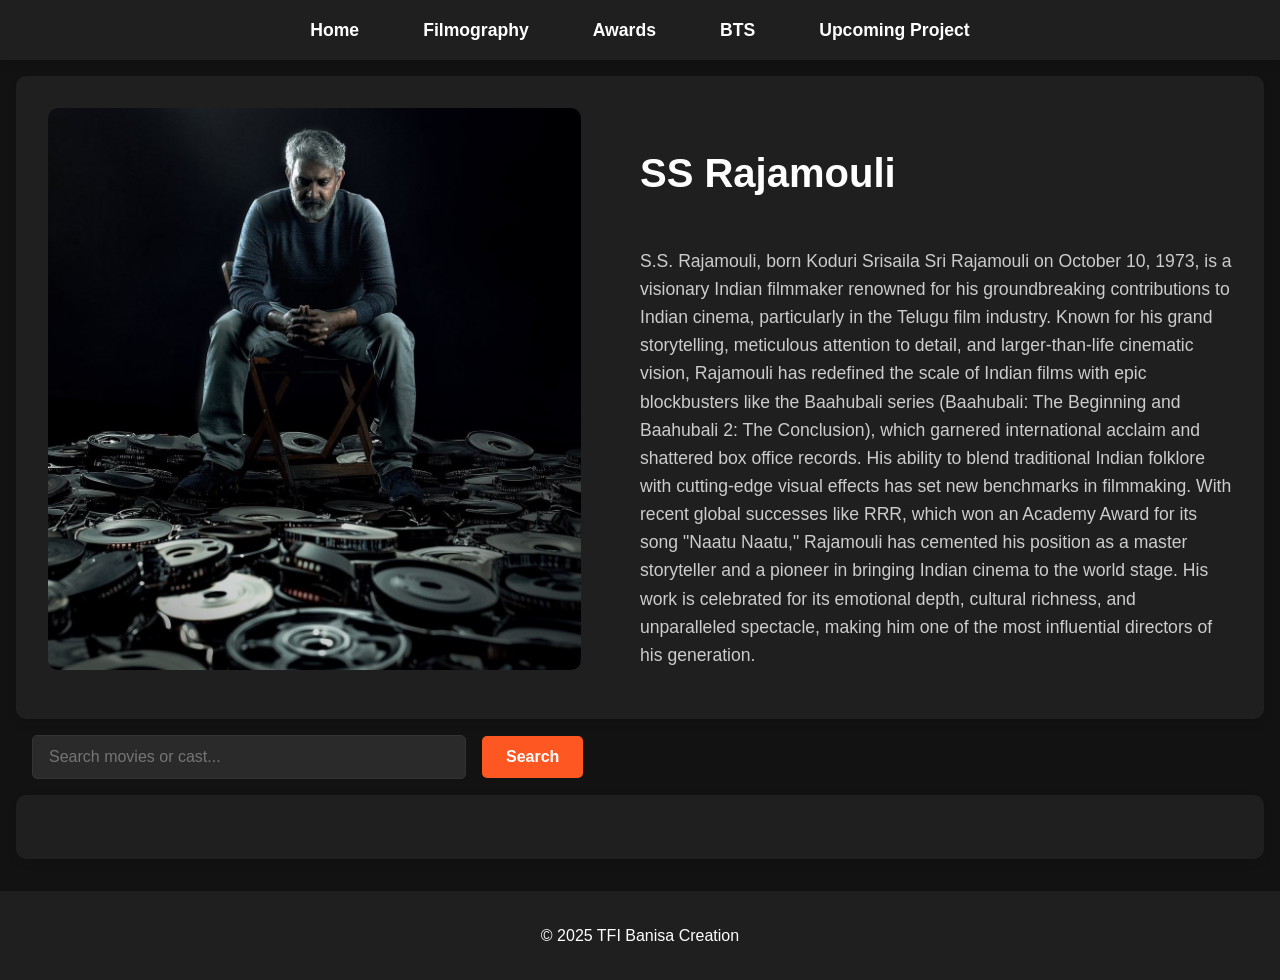
<file: index.html>
<!DOCTYPE html>
<html lang="en">
<head>
  <meta charset="UTF-8">
  <meta name="viewport" content="width=device-width, initial-scale=1.0">
  <title>SS Rajamouli - Home</title>
  <link rel="stylesheet" href="styles/style.css">
</head>
<body>
  <!-- Header -->
  <header>
    
    <nav>
      <ul>
        <li><a href="index.html">Home</a></li>
        <li><a href="filmography.html">Filmography</a></li>
        <li><a href="awards.html">Awards</a></li>
        <li><a href="bts.html">BTS</a></li>
        <li><a href="upcoming-project.html">Upcoming Project</a></li>
      </ul>
    </nav>
  </header>

  <!-- Hero Section -->
  <section class="hero">
    <img src="images/hero-image.jpg" alt="SS Rajamouli">
    <div class="bio">
      <h1>SS Rajamouli</h1>
      <p>S.S. Rajamouli, born Koduri Srisaila Sri Rajamouli on October 10, 1973, is a visionary Indian filmmaker renowned for his groundbreaking contributions to Indian cinema, particularly in the Telugu film industry. Known for his grand storytelling, meticulous attention to detail, and larger-than-life cinematic vision, Rajamouli has redefined the scale of Indian films with epic blockbusters like the Baahubali series (Baahubali: The Beginning and Baahubali 2: The Conclusion), which garnered international acclaim and shattered box office records. His ability to blend traditional Indian folklore with cutting-edge visual effects has set new benchmarks in filmmaking. With recent global successes like RRR, which won an Academy Award for its song "Naatu Naatu," Rajamouli has cemented his position as a master storyteller and a pioneer in bringing Indian cinema to the world stage. His work is celebrated for its emotional depth, cultural richness, and unparalleled spectacle, making him one of the most influential directors of his generation.</p>
    </div>
  </section>

  <!-- Search Bar -->
  <section class="search">
    <div class="search-container">
      <input type="text" id="searchInput" placeholder="Search movies or cast..." onkeyup="showSuggestions()">
      <button onclick="search()">Search</button>
      <div id="suggestions" class="suggestions"></div>
    </div>
  </section>

  <!-- Movie Cards Section (for cast search results) -->
  <section id="movieResults" class="movie-results">
    <!-- Movie cards will be dynamically added here -->
  </section>

  <!-- Footer -->
  <footer>
    <p>© 2025 TFI Banisa Creation</p>
  </footer>

  <script src="scripts/script.js"></script>
</body>
</html>
</file>
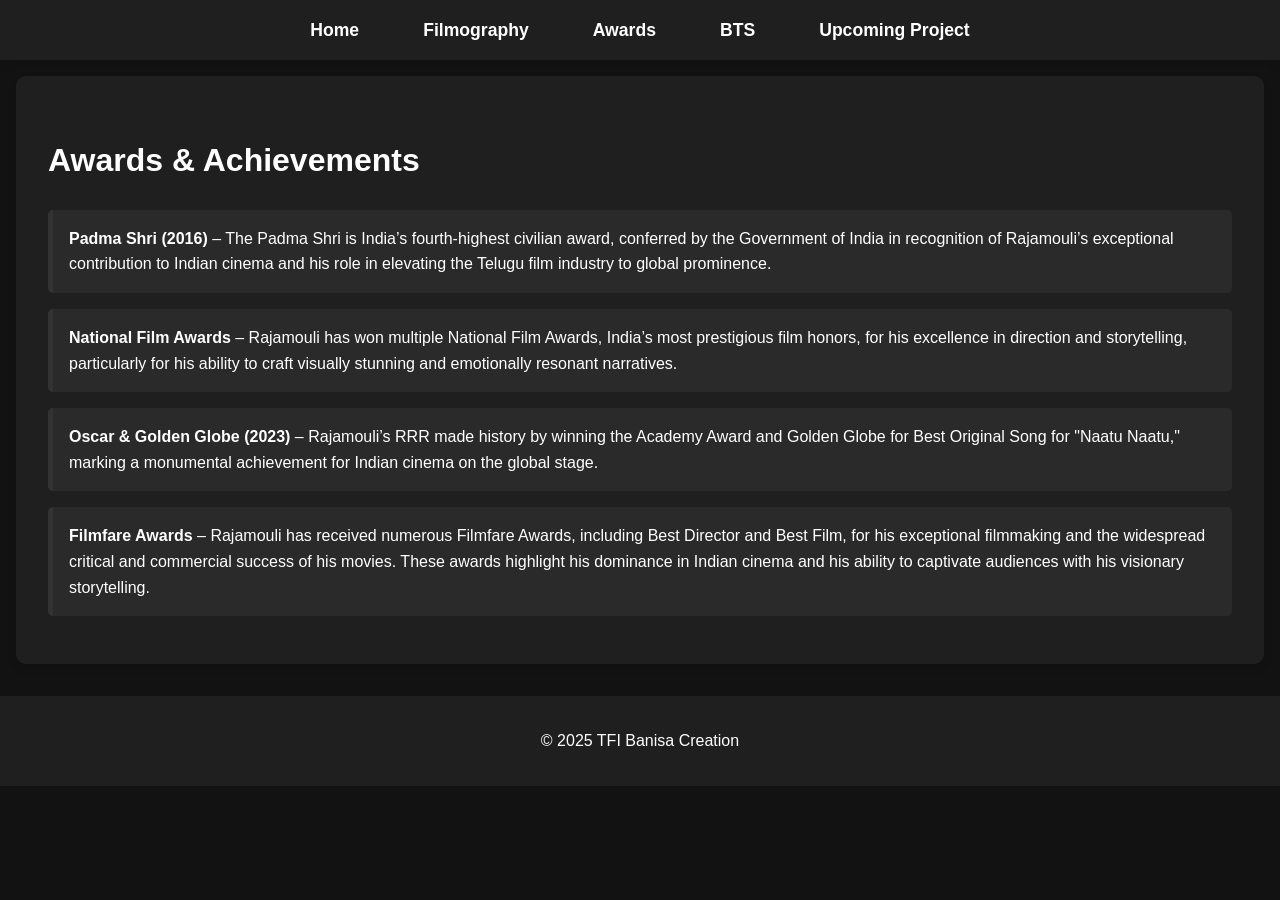
<file: awards.html>
<!DOCTYPE html>
<html lang="en">
<head>
  <meta charset="UTF-8">
  <meta name="viewport" content="width=device-width, initial-scale=1.0">
  <title>SS Rajamouli - Awards</title>
  <link rel="stylesheet" href="styles/style.css">
</head>
<body>
  <!-- Header -->
  <header>
    
    <nav>
      <ul>
        <li><a href="index.html">Home</a></li>
        <li><a href="filmography.html">Filmography</a></li>
        <li><a href="awards.html">Awards</a></li>
        <li><a href="bts.html">BTS</a></li>
        <li><a href="upcoming-project.html">Upcoming Project</a></li>
      </ul>
    </nav>
  </header>

  <!-- Awards Listing -->
  <section class="awards">
    <h1>Awards & Achievements</h1>
    <ul>
      <li><strong>Padma Shri (2016)</strong> – The Padma Shri is India’s fourth-highest civilian award, conferred by the Government of India in recognition of Rajamouli’s exceptional contribution to Indian cinema and his role in elevating the Telugu film industry to global prominence.</li>
      <li><strong>National Film Awards</strong> – Rajamouli has won multiple National Film Awards, India’s most prestigious film honors, for his excellence in direction and storytelling, particularly for his ability to craft visually stunning and emotionally resonant narratives.</li>
      <li><strong>Oscar & Golden Globe (2023)</strong> – Rajamouli’s RRR made history by winning the Academy Award and Golden Globe for Best Original Song for "Naatu Naatu," marking a monumental achievement for Indian cinema on the global stage.</li>
      <li><strong>Filmfare Awards</strong> – Rajamouli has received numerous Filmfare Awards, including Best Director and Best Film, for his exceptional filmmaking and the widespread critical and commercial success of his movies. These awards highlight his dominance in Indian cinema and his ability to captivate audiences with his visionary storytelling.</li>
    </ul>
  </section>

  <!-- Footer -->
  <footer>
    <p>© 2025 TFI Banisa Creation</p>
  </footer>
</body>
</file>
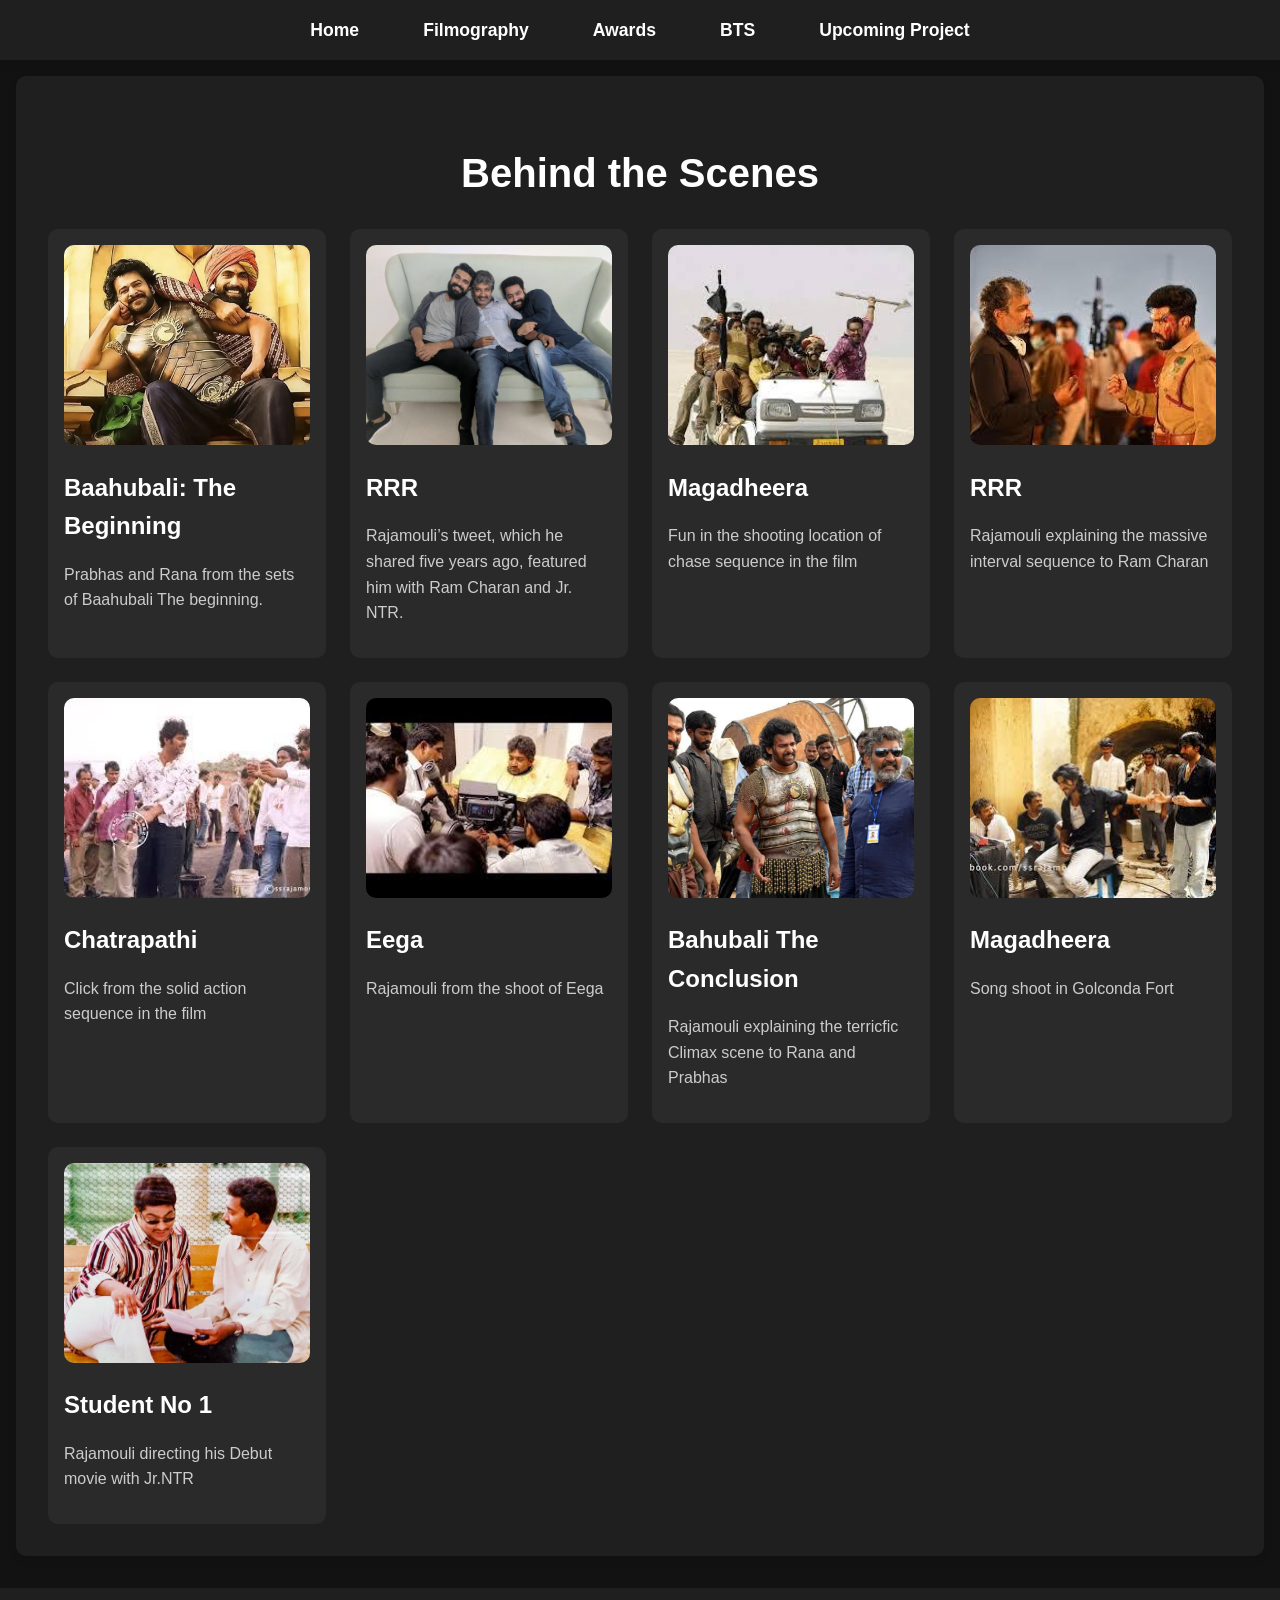
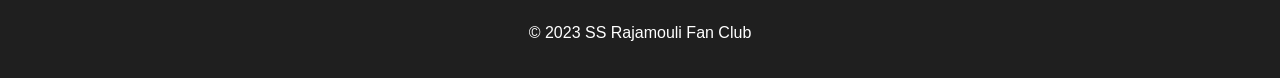
<file: bts.html>
<!DOCTYPE html>
<html lang="en">
<head>
  <meta charset="UTF-8">
  <meta name="viewport" content="width=device-width, initial-scale=1.0">
  <title>SS Rajamouli - Behind the Scenes</title>
  <link rel="stylesheet" href="styles/style.css">
</head>
<body>
  <!-- Header -->
  <header>
    
    <nav>
      <ul>
        <li><a href="index.html">Home</a></li>
        <li><a href="filmography.html">Filmography</a></li>
        <li><a href="awards.html">Awards</a></li>
        <li><a href="bts.html">BTS</a></li>
        <li><a href="upcoming-project.html">Upcoming Project</a></li>
      </ul>
    </nav>
  </header>

  <!-- BTS Section -->
  <section class="bts">
    <h1>Behind the Scenes</h1>
    <div class="bts-content">
      <div class="bts-item">
        <img src="images/bts-1.jpg" alt="BTS of Baahubali">
        <h2>Baahubali: The Beginning</h2>
        <p>Prabhas and Rana from the sets of Baahubali The beginning.</p>
      </div>
      <div class="bts-item">
        <img src="images/bts-2.jpg" alt="BTS of RRR">
        <h2>RRR</h2>
        <p>Rajamouli’s tweet, which he shared five years ago, featured him with Ram Charan and Jr. NTR.</p>
      </div>
      <div class="bts-item">
        <img src="images/bts-3.jpg" alt="BTS of Magadheera">
        <h2>Magadheera</h2>
        <p>Fun in the shooting location of chase sequence in the film</p>
      </div>
      <div class="bts-item">
        <img src="images/bts-4.jpg" alt="BTS of RRR">
        <h2>RRR</h2>
        <p>Rajamouli explaining the massive interval sequence to Ram Charan</p>
      </div>
      <div class="bts-item">
        <img src="images/bts-5.jpg" alt="BTS of Chatrapathi">
        <h2>Chatrapathi</h2>
        <p>Click from the solid action sequence in the film</p>
      </div>
      <div class="bts-item">
        <img src="images/bts-6.jpg" alt="BTS of Eega">
        <h2>Eega</h2>
        <p>Rajamouli from the shoot of Eega </p>
      </div>
      <div class="bts-item">
        <img src="images/bts-7.jpg" alt="BTS of Bahubali The Conclusion">
        <h2>Bahubali The Conclusion</h2>
        <p>Rajamouli explaining the terricfic Climax scene to Rana and Prabhas</p>
      </div>
      <div class="bts-item">
        <img src="images/bts-8.jpg" alt="BTS of Magadheera">
        <h2>Magadheera</h2>
        <p>Song shoot in Golconda Fort </p>
      </div>
      <div class="bts-item">
        <img src="images/bts-9.jpg" alt="BTS of Student No 1">
        <h2>Student No 1</h2>
        <p>Rajamouli directing his Debut movie with Jr.NTR</p>
      </div>
      
    </div>
  </section>

  <!-- Footer -->
  <footer>
    <p>&copy; 2023 SS Rajamouli Fan Club</p>
  </footer>
</body>
</html>
</file>
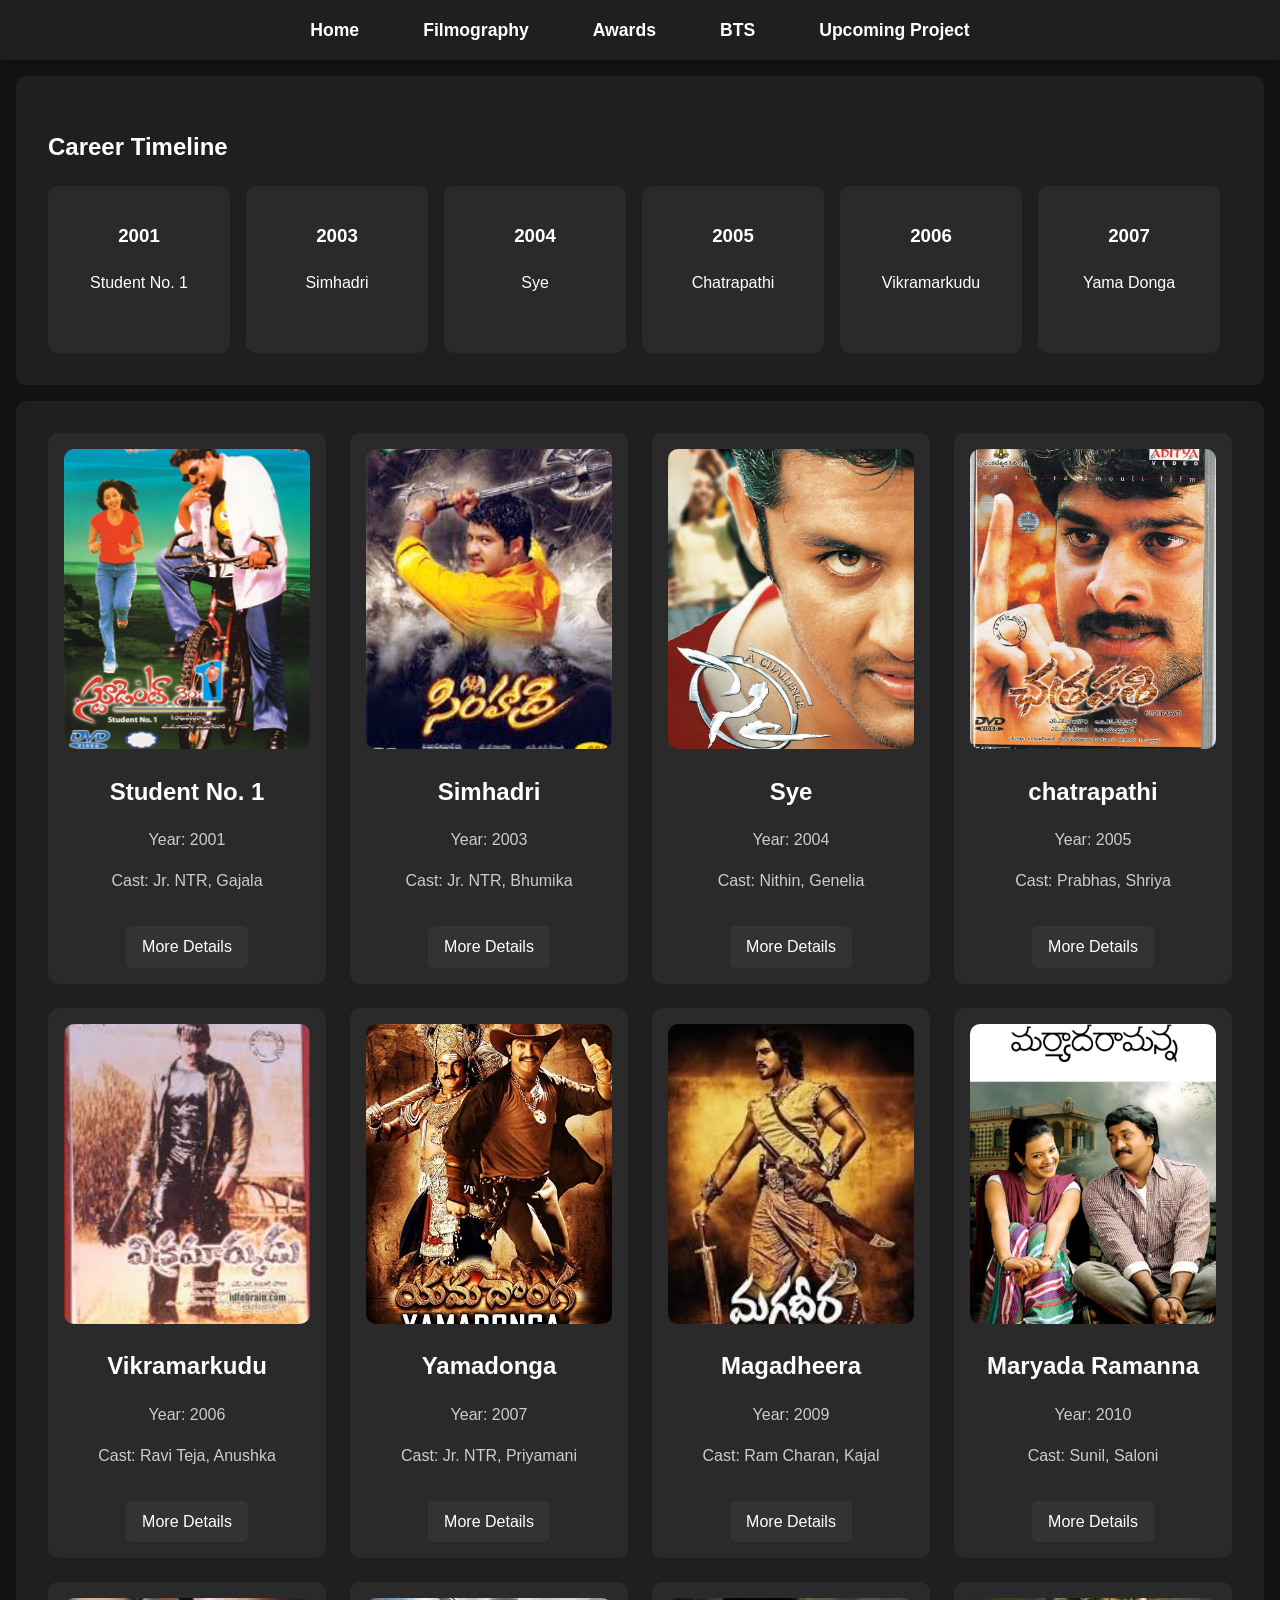
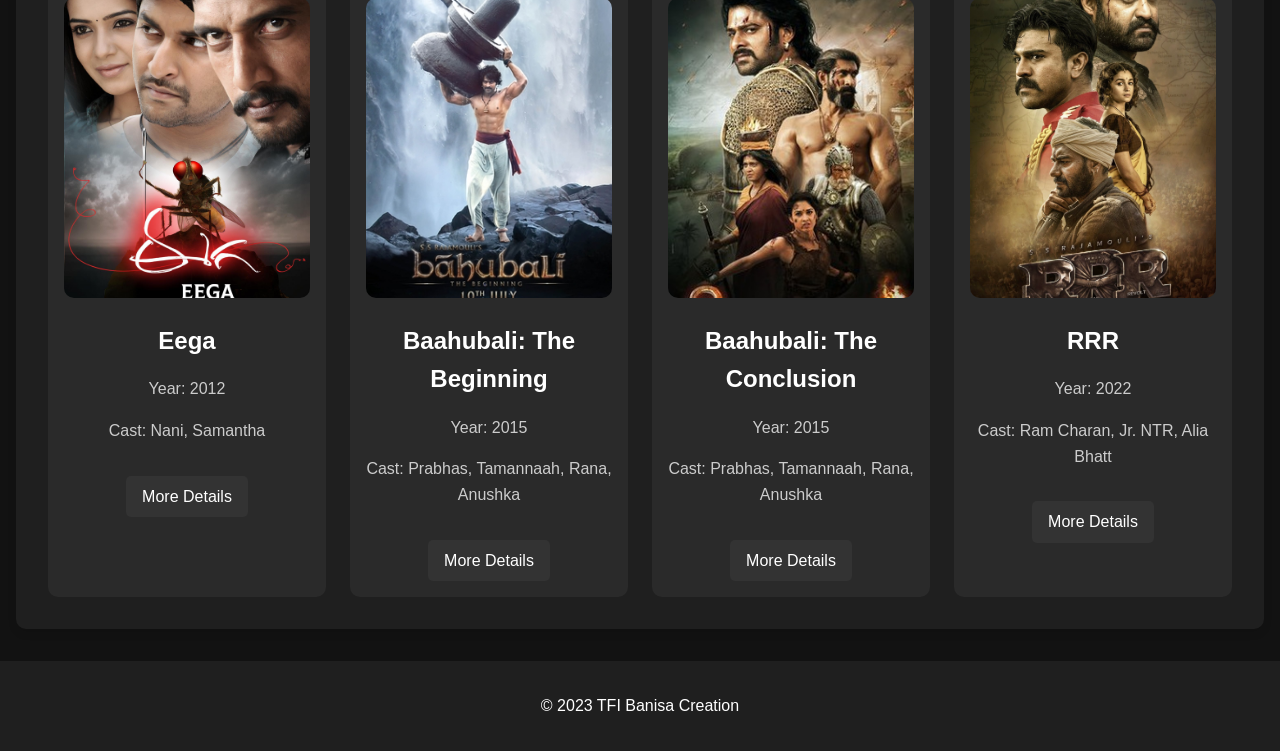
<file: filmography.html>
<!DOCTYPE html>
<html lang="en">
<head>
  <meta charset="UTF-8">
  <meta name="viewport" content="width=device-width, initial-scale=1.0">
  <title>SS Rajamouli - Filmography</title>
  <link rel="stylesheet" href="styles/style.css">
</head>
<body>
  <!-- Header -->
  <header>
    
    <nav>
      <ul>
        <li><a href="index.html">Home</a></li>
        <li><a href="filmography.html">Filmography</a></li>
        <li><a href="awards.html">Awards</a></li>
        <li><a href="bts.html">BTS</a></li>
        <li><a href="upcoming-project.html">Upcoming Project</a></li>
      </ul>
    </nav>
  </header>

  <section class="timeline">
    <h1>Career Timeline</h1>
    <div class="timeline-container" id="timelineContainer"></div>
  </section>
  
  <!-- Movie Listings -->
  <section class="filmography">
    <div class="movie">
      <img src="images/student-no-1.jpg" alt="Student No. 1">
      <h2>Student No. 1</h2>
      <p>Year: 2001</p>
      <p>Cast: Jr. NTR, Gajala</p>
      <a href="movie-details.html?movie=student-no-1">More Details</a>
    </div>
    <div class="movie">
      <img src="images/simhadri.jpg" alt="Simhadri">
      <h2>Simhadri</h2>
      <p>Year: 2003</p>
      <p>Cast: Jr. NTR, Bhumika</p>
      <a href="movie-details.html?movie=simhadri">More Details</a>
    </div>
    <div class="movie">
      <img src="images/sye.jpg" alt="Sye">
      <h2>Sye</h2>
      <p>Year: 2004</p>
      <p>Cast: Nithin, Genelia</p>
      <a href="movie-details.html?movie=sye">More Details</a>
    </div>
    <div class="movie">
      <img src="images/chatrapathi.jpg" alt="Chatrapathi">
      <h2>chatrapathi</h2>
      <p>Year: 2005</p>
      <p>Cast: Prabhas, Shriya</p>
      <a href="movie-details.html?movie=chatrapathi">More Details</a>
    </div>
    <div class="movie">
      <img src="images/vikramarkudu.jpg" alt="Vikramarkudu">
      <h2>Vikramarkudu</h2>
      <p>Year: 2006</p>
      <p>Cast: Ravi Teja, Anushka</p>
      <a href="movie-details.html?movie=vikramarkudu">More Details</a>
    </div>
    <div class="movie">
      <img src="images/yama-donga.jpg" alt="Yamadonga">
      <h2>Yamadonga</h2>
      <p>Year: 2007</p>
      <p>Cast: Jr. NTR, Priyamani</p>
      <a href="movie-details.html?movie=yama-donga">More Details</a>
    </div>
    <div class="movie">
      <img src="images/magadheera.jpg" alt="Magadheera">
      <h2>Magadheera</h2>
      <p>Year: 2009</p>
      <p>Cast: Ram Charan, Kajal</p>
      <a href="movie-details.html?movie=magadheera">More Details</a>
    </div>
    <div class="movie">
      <img src="images/maryada-ramanna.jpg" alt="Maryada Ramanna">
      <h2>Maryada Ramanna</h2>
      <p>Year: 2010</p>
      <p>Cast: Sunil, Saloni</p>
      <a href="movie-details.html?movie=maryada-ramanna">More Details</a>
    </div>
    <div class="movie">
      <img src="images/eega.jpg" alt="Eega">
      <h2>Eega</h2>
      <p>Year: 2012</p>
      <p>Cast: Nani, Samantha</p>
      <a href="movie-details.html?movie=eega">More Details</a>
    </div>
    <div class="movie">
      <img src="images/baahubali-the-beginning.jpg" alt="Baahubali: The Beginning">
      <h2>Baahubali: The Beginning</h2>
      <p>Year: 2015</p>
      <p>Cast: Prabhas, Tamannaah, Rana, Anushka</p>
      <a href="movie-details.html?movie=baahubali-the-beginning">More Details</a>
    </div>
    <div class="movie">
      <img src="images/baahubali-the-conclusion.jpg" alt="Baahubali: The Conclusion">
      <h2>Baahubali: The Conclusion</h2>
      <p>Year: 2015</p>
      <p>Cast: Prabhas, Tamannaah, Rana, Anushka</p>
      <a href="movie-details.html?movie=baahubali-the-conclusion">More Details</a>
    </div>
    <div class="movie">
      <img src="images/rrr.jpg" alt="RRR">
      <h2>RRR</h2>
      <p>Year: 2022</p>
      <p>Cast: Ram Charan, Jr. NTR, Alia Bhatt</p>
      <a href="movie-details.html?movie=rrr">More Details</a>
    </div>
  </section>

  <!-- Footer -->
  <footer>
    <p>&copy; 2023 TFI Banisa Creation</p>
  </footer>

  <script src="scripts/script.js"></script>
</body>
</html>
</file>
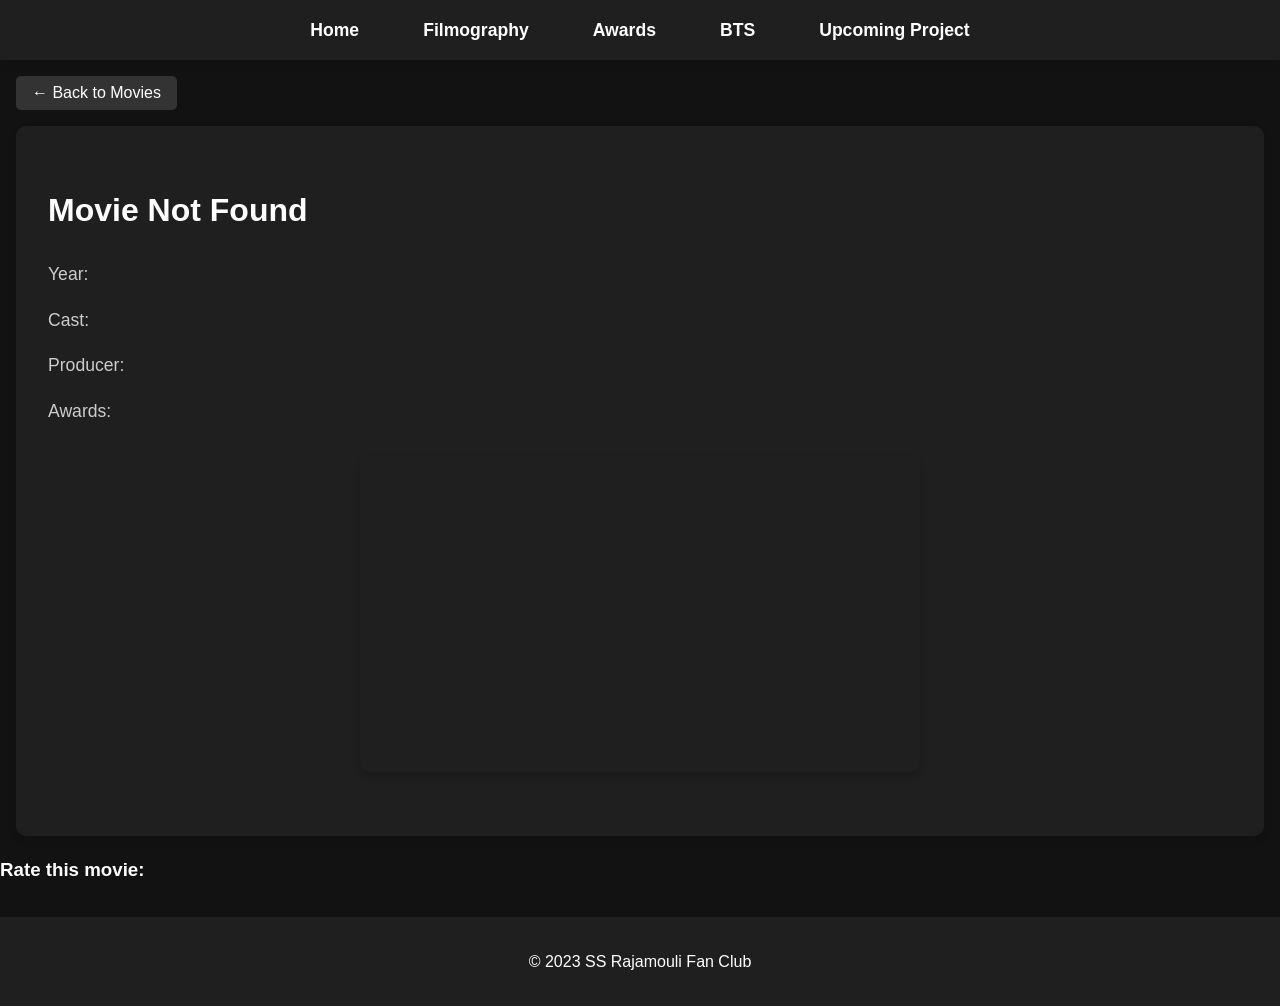
<file: movie-details.html>
<!DOCTYPE html>
<html lang="en">
<head>
  <meta charset="UTF-8">
  <meta name="viewport" content="width=device-width, initial-scale=1.0">
  <title>Movie Details</title>
  <link rel="stylesheet" href="styles/style.css">
</head>
<body>
  <!-- Header -->
  <header>
    <nav>
      <ul>
        <li><a href="index.html">Home</a></li>
        <li><a href="filmography.html">Filmography</a></li>
        <li><a href="awards.html">Awards</a></li>
        <li><a href="bts.html">BTS</a></li>
        <li><a href="upcoming-project.html">Upcoming Project</a></li>
      </ul>
    </nav>
  </header>

  <!-- Back Button -->
  <div class="back-button">
    <button onclick="goBack()">← Back to Movies</button>
  </div>

  <!-- Movie Details -->
  <section class="movie-details">
    <h1 id="movieTitle">Movie Title</h1>
    <p id="movieYear">Year: </p>
    <p id="movieCast">Cast: </p>
    <p id="movieProducer">Producer: </p>
    <p id="movieAwards">Awards: </p>
    <div class="trailer-container">
      <iframe id="movieTrailer" width="560" height="315" src="" frameborder="0" allow="accelerometer; autoplay; clipboard-write; encrypted-media; gyroscope; picture-in-picture" allowfullscreen></iframe>
    </div>
  </section>
  <div class="rating">
    <h3>Rate this movie:</h3>
    <div class="stars" id="starRating"></div>
  </div>
  <!-- Footer -->
  <footer>
    <p>&copy; 2023 SS Rajamouli Fan Club</p>
  </footer>

  <script src="scripts/script.js"></script>
</body>
</html>
</file>
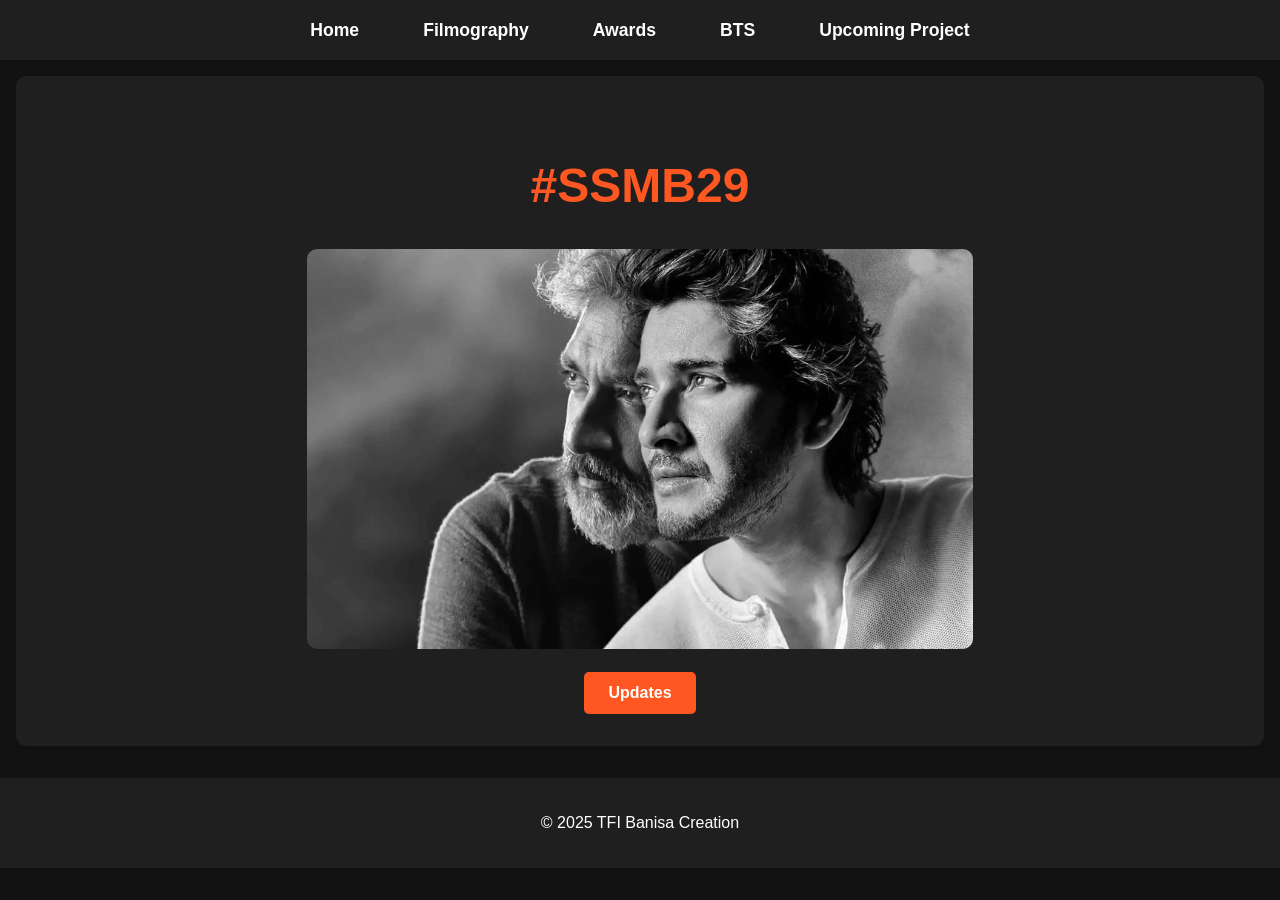
<file: upcoming-project.html>
<!DOCTYPE html>
<html lang="en">
<head>
  <meta charset="UTF-8">
  <meta name="viewport" content="width=device-width, initial-scale=1.0">
  <title>SS Rajamouli - Upcoming Project</title>
  <link rel="stylesheet" href="styles/style.css">
</head>
<body>
  <!-- Header -->
  <header>
    <nav>
      <ul>
        <li><a href="index.html">Home</a></li>
        <li><a href="filmography.html">Filmography</a></li>
        <li><a href="awards.html">Awards</a></li>
        <li><a href="bts.html">BTS</a></li>
        <li><a href="upcoming-project.html">Upcoming Project</a></li>
      </ul>
    </nav>
  </header>

  <!-- Upcoming Project Section -->
  <section class="upcoming-project">
    <h1>#SSMB29</h1>
    <img src="images/ssmb29-main.jpg" alt="SSMB9 Teaser Image">
    <button id="updatesBtn">Updates</button>
  </section>

  <!-- Popup Card -->
  <div class="popup" id="popupCard">
    <div class="popup-content">
      <span class="close-btn" id="closeBtn">&times;</span>
      <img src="images/babu-locked.jpg" alt="SSMB9 Update Image">
      <p>SS Rajamouli seized Mahesh's Passport
      </p>
    </div>
  </div>

  <!-- Footer -->
  <footer>
    <p>&copy; 2025 TFI Banisa Creation</p>
  </footer>

  <script src="scripts/script.js"></script>
</body>
</html>
</file>
<file: styles/style.css>
/* General Styles */
body {
    font-family: 'Arial', sans-serif;
    margin: 0;
    padding: 0;
    background-color: #121212; /* Dark theme background */
    color: #ffffff; /* Light text for dark theme */
    line-height: 1.6;
}

a {
    color: #ff5722; /* Accent color for links */
    text-decoration: none;
}

a:hover {
    text-decoration: underline;
}

/* Header and Navigation */
header {
    background-color: #1f1f1f;
  padding: 1rem 0;
  box-shadow: 0 4px 8px rgba(0, 0, 0, 0.1);
  position: sticky; /* Add this */
  top: 0; /* Add this */
  z-index: 100; /* Ensures it stays above other content */
}

nav ul {
    list-style: none;
    padding: 0;
    margin: 0;
    display: flex;
    justify-content: center;
    gap: 2rem; /* Space between navigation items */
}

nav ul li {
    display: inline;
}

nav ul li a {
    color: #fff;
    text-decoration: none;
    font-size: 1.1rem;
    font-weight: bold;
    padding: 0.5rem 1rem;
    border-radius: 5px;
    transition: background-color 0.3s ease, color 0.3s ease;
    position: relative;
}

nav ul li a:hover {
    background-color: #ff5722; /* Accent color */
    color: #fff;
}

nav ul li a.active {
    background-color: #ff5722; /* Accent color */
    color: #fff;
}

nav ul li a::after {
    content: "";
    position: absolute;
    left: 0;
    bottom: -5px;
    width: 100%;
    height: 2px;
    background-color: #ff5722; /* Accent color */
    transform: scaleX(0);
    transition: transform 0.3s ease;
}

nav ul li a:hover::after {
    transform: scaleX(1);
}

@media (max-width: 768px) {
    nav ul {
        flex-direction: column;
        align-items: center;
        gap: 1rem;
    }

    nav ul li a {
        padding: 0.5rem;
    }
}

/* Hero Section - Home Page */
.hero {
    display: flex;
    align-items: flex-start;
    justify-content: space-between;
    padding: 2rem;
    background-color: #1f1f1f;
    margin: 1rem;
    border-radius: 10px;
    box-shadow: 0 4px 8px rgba(0, 0, 0, 0.1);
}

.hero img {
    max-width: 45%;
    border-radius: 10px;
    margin-right: 2rem;
}

.bio {
    max-width: 50%;
    display: flex;
    flex-direction: column;
    gap: 1rem;
}

.bio h1 {
    font-size: 2.5rem;
    margin-bottom: 0.5rem;
    color: #fff;
}

.bio p {
    font-size: 1.1rem;
    color: #ccc;
    line-height: 1.6;
}

/* Search Bar Styling */
.search-container {
    position: relative;
    display: flex;
    align-items: center;
    gap: 1rem;
    margin-top: 1rem;
    padding: 0 2rem; /* Consistent with hero padding */
}

.search-container input[type="text"] {
    width: 100%;
    max-width: 400px; /* Limit width for better layout */
    padding: 0.75rem 1rem;
    background-color: #2a2a2a; /* Matches movie cards */
    border: 1px solid #333;
    border-radius: 5px;
    color: #fff;
    font-size: 1rem;
    outline: none;
    transition: border-color 0.3s ease, box-shadow 0.3s ease;
}

.search-container input[type="text"]:focus {
    border-color: #ff5722; /* Accent color */
    box-shadow: 0 0 8px rgba(255, 87, 34, 0.3);
}

.search-container button {
    padding: 0.75rem 1.5rem;
    background-color: #ff5722; /* Accent color */
    color: #fff;
    border: none;
    border-radius: 5px;
    font-size: 1rem;
    font-weight: bold;
    cursor: pointer;
    transition: background-color 0.3s ease, transform 0.3s ease;
}

.search-container button:hover {
    background-color: #e64a19; /* Darker shade of accent */
    transform: translateY(-2px);
}

.suggestions {
    position: absolute;
    top: calc(100% + 5px); /* Small gap below input */
    left: 2rem; /* Align with input padding */
    right: 2rem;
    background-color: #2a2a2a; /* Matches dark theme */
    border: 1px solid #333;
    border-radius: 5px;
    max-height: 200px;
    overflow-y: auto;
    display: none;
    z-index: 10;
    box-shadow: 0 4px 8px rgba(0, 0, 0, 0.2);
}

.suggestions div {
    padding: 0.75rem 1rem;
    color: #ccc;
    cursor: pointer;
    transition: background-color 0.3s ease;
}

.suggestions div:hover {
    background-color: #333; /* Slightly lighter for hover */
    color: #fff;
}

/* Movie Results (Search Results Section) */
.movie-results {
    display: grid;
    grid-template-columns: repeat(auto-fit, minmax(250px, 1fr)); /* Same as .filmography */
    gap: 1.5rem;
    padding: 2rem;
    background-color: #1f1f1f;
    margin: 1rem;
    border-radius: 10px;
    box-shadow: 0 4px 8px rgba(0, 0, 0, 0.1);
  }
  
  .movie-card {
    text-align: center;
    padding: 1rem;
    background-color: #2a2a2a;
    border-radius: 10px;
    transition: transform 0.3s ease, box-shadow 0.3s ease;
    cursor: pointer; /* Same as .movie */
  }
  
  .movie-card:hover {
    transform: translateY(-10px);
    box-shadow: 0 8px 16px rgba(0, 0, 0, 0.2);
  }
  
  .movie-card img {
    width: 100%;
    height: 300px; /* Same height as .movie img */
    object-fit: cover;
    border-radius: 10px;
  }
  
  .movie-card h3 {
    font-size: 1.5rem; /* Matches .movie h2 */
    margin: 1rem 0;
    color: #fff;
  }
  
  .movie-card p {
    font-size: 1rem;
    color: #ccc;
  }
  
  .movie-card a {
    display: inline-block;
    margin-top: 1rem;
    padding: 0.5rem 1rem;
    background-color: #333;
    color: #fff;
    text-decoration: none;
    border-radius: 5px;
    transition: background-color 0.3s ease;
  }
  
  .movie-card a:hover {
    background-color: #555;
  }

.filmography {
    display: grid;
    grid-template-columns: repeat(auto-fit, minmax(250px, 1fr));
    gap: 1.5rem;
    padding: 2rem;
    background-color: #1f1f1f;
    margin: 1rem;
    border-radius: 10px;
    box-shadow: 0 4px 8px rgba(0, 0, 0, 0.1);
  }
  
  .movie {
    text-align: center;
    padding: 1rem;
    background-color: #2a2a2a;
    border-radius: 10px;
    transition: transform 0.3s ease, box-shadow 0.3s ease;
    cursor: pointer;
  }
  
  .movie:hover {
    transform: translateY(-10px);
    box-shadow: 0 8px 16px rgba(0, 0, 0, 0.2);
  }
  
  .movie img {
    width: 100%;
    height: 300px;
    object-fit: cover;
    border-radius: 10px;
  }
  
  .movie h2 {
    font-size: 1.5rem;
    margin: 1rem 0;
    color: #fff;
  }
  
  .movie p {
    font-size: 1rem;
    color: #ccc;
  }
  
  .movie a {
    display: inline-block;
    margin-top: 1rem;
    padding: 0.5rem 1rem;
    background-color: #333;
    color: #fff;
    text-decoration: none;
    border-radius: 5px;
    transition: background-color 0.3s ease;
  }
  
  .movie a:hover {
    background-color: #555;
  }

/* Awards Section */
.awards {
    padding: 2rem;
    background-color: #1f1f1f;
    margin: 1rem;
    border-radius: 10px;
    box-shadow: 0 4px 8px rgba(0, 0, 0, 0.1);
}

.awards h1 {
    font-size: 2rem;
    margin-bottom: 1.5rem;
    color: #fff;
}

.awards ul {
    list-style: none;
    padding: 0;
}

.awards ul li {
    background-color: #2a2a2a;
    margin-bottom: 1rem;
    padding: 1rem;
    border-left: 5px solid #333;
    border-radius: 5px;
    transition: transform 0.3s ease;
}

.awards ul li:hover {
    transform: translateX(10px);
}

.awards ul li strong {
    color: #fff;
}

/* BTS Section */
.bts {
    padding: 2rem;
    background-color: #1f1f1f;
    margin: 1rem;
    border-radius: 10px;
    box-shadow: 0 4px 8px rgba(0, 0, 0, 0.1);
}

.bts h1 {
    font-size: 2.5rem;
    margin-bottom: 1.5rem;
    color: #fff;
    text-align: center;
}

.bts-content {
    display: grid;
    grid-template-columns: repeat(auto-fit, minmax(250px, 1fr));
    gap: 1.5rem;
}

.bts-item {
    background-color: #2a2a2a;
    padding: 1rem;
    border-radius: 10px;
    transition: transform 0.3s ease, box-shadow 0.3s ease;
}

.bts-item:hover {
    transform: translateY(-10px);
    box-shadow: 0 8px 16px rgba(0, 0, 0, 0.2);
}

.bts-item img {
    width: 100%;
    height: 200px;
    object-fit: cover;
    border-radius: 10px;
}

.bts-item h2 {
    font-size: 1.5rem;
    margin: 1rem 0;
    color: #fff;
}

.bts-item p {
    font-size: 1rem;
    color: #ccc;
}

/* Movie Details Section */
.movie-details {
    padding: 2rem;
    background-color: #1f1f1f;
    margin: 1rem;
    border-radius: 10px;
    box-shadow: 0 4px 8px rgba(0, 0, 0, 0.1);
}

.movie-details h1 {
    font-size: 2rem;
    margin-bottom: 1.5rem;
    color: #fff;
}

.movie-details p {
    font-size: 1.1rem;
    color: #ccc;
}

.trailer-container {
    display: flex;
    justify-content: center;
    margin: 2rem 0;
}

#movieTrailer {
    width: 80%;
    max-width: 560px;
    height: 315px;
    border: none;
    border-radius: 10px;
    box-shadow: 0 4px 8px rgba(0, 0, 0, 0.2);
}

/* Upcoming Project Section */
.upcoming-project {
    text-align: center;
    padding: 2rem;
    background-color: #1f1f1f;
    margin: 1rem;
    border-radius: 10px;
    box-shadow: 0 4px 8px rgba(0, 0, 0, 0.1);
  }
  
  .upcoming-project h1 {
    font-size: 3rem;
    color: #ff5722;
    margin-bottom: 1.5rem;
  }
  
  .upcoming-project img {
    max-width: 100%;
    height: 400px;
    object-fit: cover;
    border-radius: 10px;
    margin-bottom: 1rem;
  }
  
  .upcoming-project button {
    display: block; /* Makes the button a block element to move it to the next line */
    margin: 0 auto; /* Centers the button horizontally */
    padding: 0.75rem 1.5rem;
    background-color: #ff5722;
    color: #fff;
    border: none;
    border-radius: 5px;
    font-size: 1rem;
    font-weight: bold;
    cursor: pointer;
    transition: background-color 0.3s ease, transform 0.3s ease;
  }
  
  .upcoming-project button:hover {
    background-color: #e64a19;
    transform: translateY(-2px);
  }
  /* Popup Card */
  .popup {
    display: none;
    position: fixed;
    top: 0;
    left: 0;
    width: 100%;
    height: 100%;
    background-color: rgba(0, 0, 0, 0.7); /* Semi-transparent overlay */
    z-index: 100;
  }
  
  .popup-content {
    position: relative;
    background-color: #2a2a2a;
    width: 80%;
    max-width: 400px;
    margin: 10% auto;
    padding: 1rem;
    border-radius: 10px;
    text-align: center;
    box-shadow: 0 8px 16px rgba(0, 0, 0, 0.2);
  }
  
  .popup-content img {
    width: 100%;
    height: 200px;
    object-fit: cover;
    border-radius: 10px;
    margin-bottom: 1rem;
  }
  
  .popup-content p {
    color: #ccc;
    font-size: 1rem;
  }
  
  .close-btn {
    position: absolute;
    top: 10px;
    right: 15px;
    font-size: 1.5rem;
    color: #fff;
    cursor: pointer;
    transition: color 0.3s ease;
  }
  
  .close-btn:hover {
    color: #ff5722;
  }

  
/* Back Button */
.back-button {
    text-align: left;
    margin: 1rem;
}

.back-button button {
    padding: 0.5rem 1rem;
    background-color: #333;
    color: #fff;
    border: none;
    border-radius: 5px;
    cursor: pointer;
    font-size: 1rem;
    transition: background-color 0.3s ease;
}

.back-button button:hover {
    background-color: #ff5722;
}

/* Footer */
footer {
    text-align: center;
    padding: 1rem;
    background-color: #1f1f1f;
    color: #fff;
    margin-top: 2rem;
}

/* Responsive Design */
@media (max-width: 768px) {
    .hero {
        flex-direction: column;
        text-align: center;
    }

    .hero img {
        max-width: 100%;
        margin-right: 0;
        margin-bottom: 1rem;
    }

    .bio {
        max-width: 100%;
    }

    .search-container {
        flex-direction: column;
        padding: 0 1rem;
    }

    .search-container input[type="text"] {
        max-width: 100%;
    }

    .suggestions {
        left: 1rem;
        right: 1rem;
    }

    .filmography, .movie-results {
        grid-template-columns: repeat(auto-fit, minmax(200px, 1fr));
    }

    #movieTrailer {
        width: 100%;
        height: 200px;
    }
}

/* styles/style.css */
.timeline {
    padding: 2rem;
    background-color: #1f1f1f;
    margin: 1rem;
    border-radius: 10px;
  }
  .timeline-container {
    display: flex;
    overflow-x: auto;
    gap: 1rem;
  }
  .timeline-item {
    background-color: #2a2a2a;
    padding: 1rem;
    border-radius: 10px;
    cursor: pointer;
    min-width: 150px;
    text-align: center;
  }
  .timeline-item:hover {
    transform: scale(1.05);
  }


  /* styles/style.css */
.rating {
    margin: 1rem 0;
  }
  .stars {
    display: inline-flexbox;
    gap: 0.5rem;
  }
  .star {
    font-size: 1.5rem;
    color: #ccc;
    cursor: pointer;
  }
  .star.filled {
    color: #ff5722;
  }
</file>
